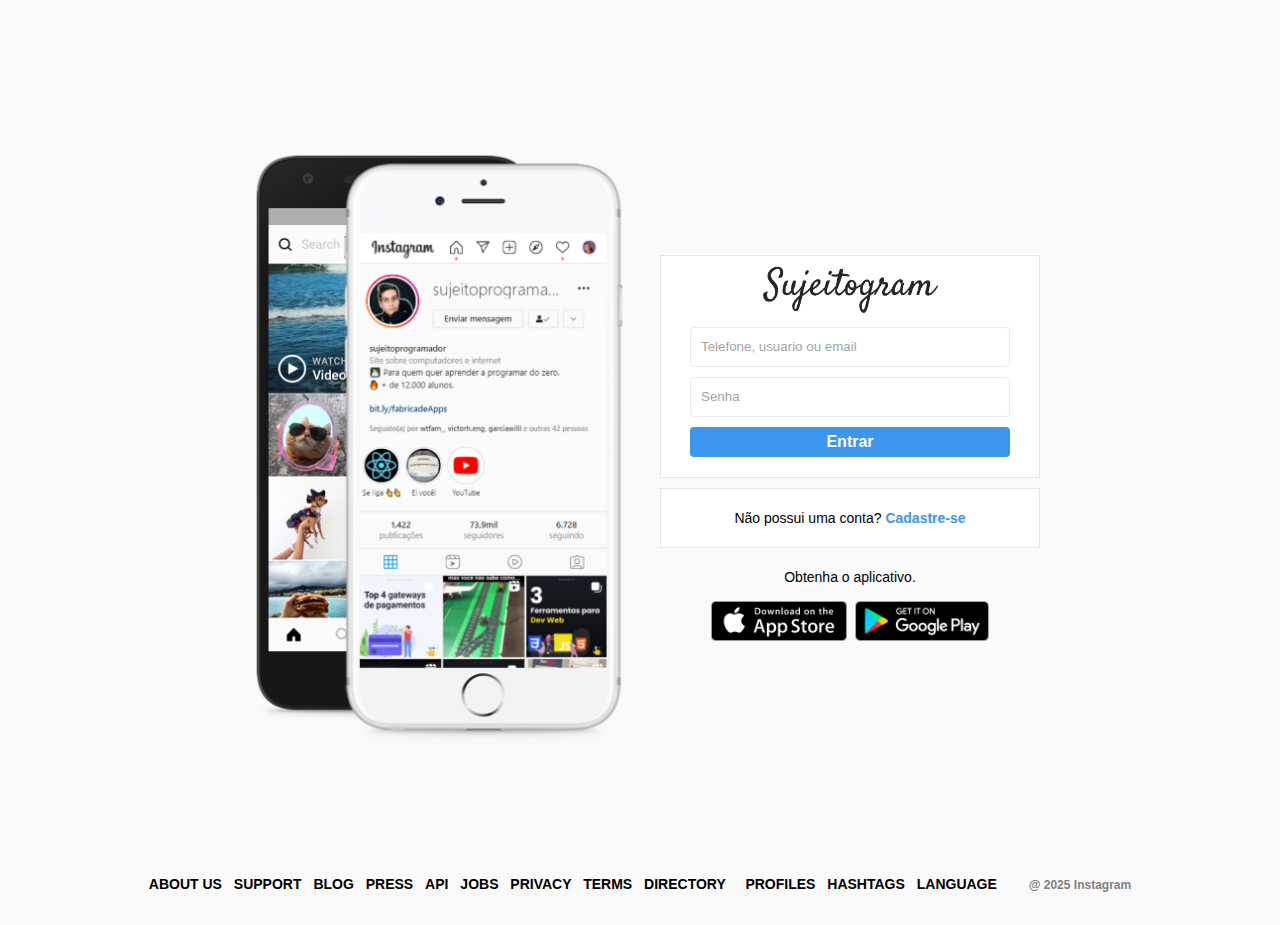
<file: index.html>
<!DOCTYPE html>
<html lang="pt-br">

<head>
    <meta charset="UTF-8">
    <meta name="viewport" content="width=device-width, initial-scale=1.0">
    <link rel="stylesheet" href="/style/style.css">

    <title>Theus_Gram</title>

    <link rel="shortcut icon" href="https://static.cdninstagram.com/rsrc.php/v4/yI/r/VsNE-OHk_8a.png"
        type="image/x-icon">
</head>

<body>

    <div id="wrapper">


        <div id="container">
            <div class="column left">


            </div>


            <div class="column right">

                <div class="login">

                    <div class="img-insta">
                        <img src="/assets/logo.png" alt="Sujeitogram">
                    </div>

                    <form class="inputs" action="">

                        <input type="text" placeholder="Telefone, usuario ou email" name="user-name" required
                            class="logins_input">

                        <input type="password" placeholder="Senha" name="password" required class="logins_input">

                        <a href="feed.html"> <input type="submit" value="Entrar" class="buton"></a>

                    </form>






                </div>

                <div class="info_box">
                    <p>Não possui uma conta? <a href="/cadastro.html">Cadastre-se</a></p>
                </div>





                <div class="get-app-panel">
                    Obtenha o aplicativo.
                    <div class="app-buttons">

                        <a href="#">

                            <img src="/assets/appstore.png" alt="AppStore">

                        </a>


                        <a href="#">

                            <img src="/assets/googleplay.png" alt="Googleplay">

                        </a>


                    </div>
                </div>

            </div>

        </div>
        <footer>
            <div class="footer-inner">

                <a href="#">
                    ABOUT US
                </a>

                <a href="#">
                    SUPPORT
                </a>

                <a href="#">
                    BLOG
                </a>
                <a href="#">
                    PRESS
                </a>
                <a href="#">
                    API
                </a>
                <a href="#">
                    JOBS
                </a>
                <a href="#">
                    PRIVACY
                </a>
                <a href="#">
                    TERMS
                </a>
                <a href="#">
                    DIRECTORY
                </a>
                <a href="#">

                </a>
                <a href="#">
                    PROFILES
                </a>
                <a href="#">
                    HASHTAGS
                </a>
                <a href="#">
                    LANGUAGE
                </a>


                <div class="text-small">@ 2025 Instagram</div>

            </div>
        </footer>


    </div>
</body>

</html>
</file>
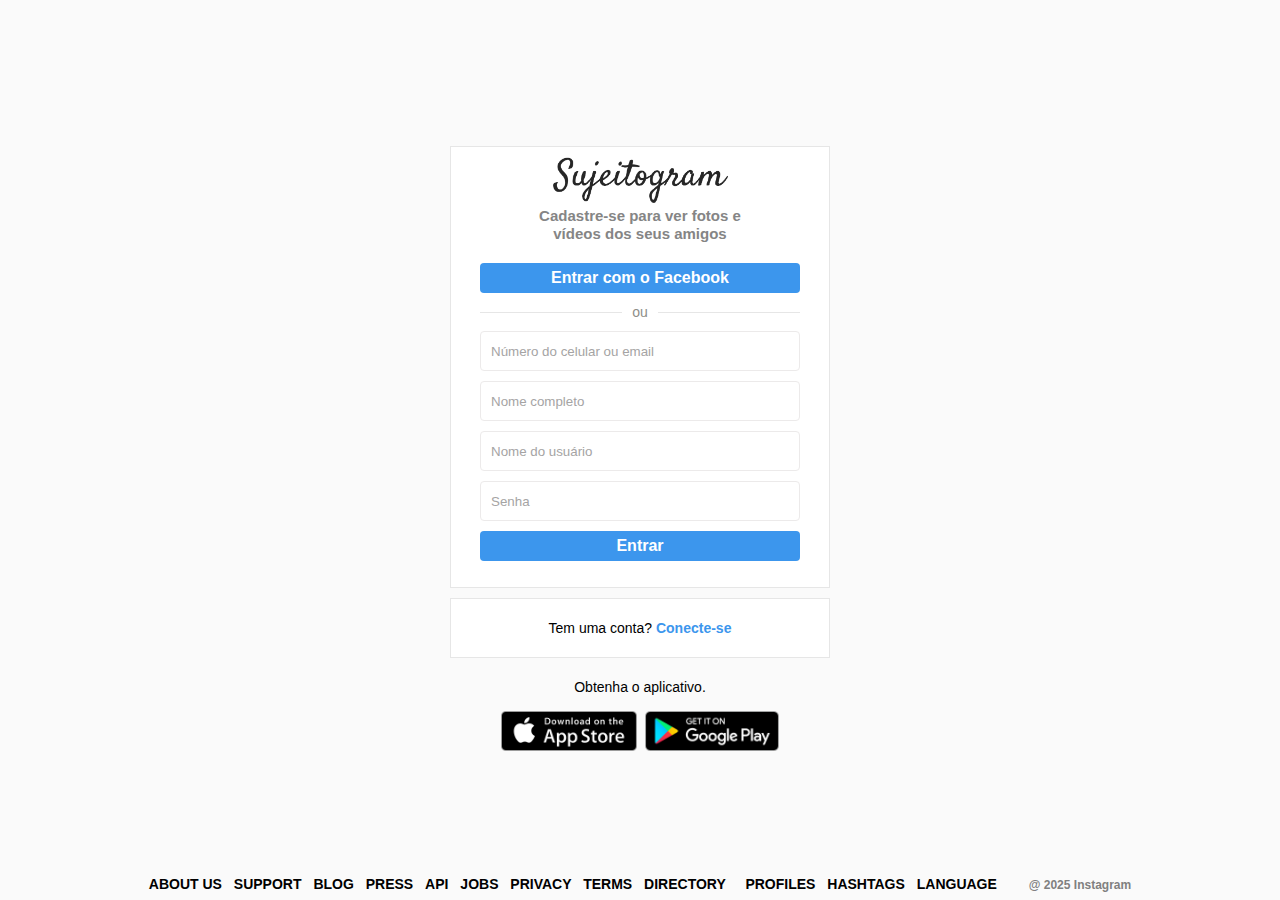
<file: cadastro.html>
<!DOCTYPE html>
<html lang="pt-br">

<head>
    <meta charset="UTF-8">
    <meta name="viewport" content="width=device-width, initial-scale=1.0">
    <link rel="stylesheet" href="/style/style.css">

    <title>Cadastre-se agora no Theus_Gram</title>

    <link rel="shortcut icon" href="https://static.cdninstagram.com/rsrc.php/v4/yI/r/VsNE-OHk_8a.png"
        type="image/x-icon">
</head>

<body>

    <div id="wrapper">



        <div id="container_cadastrar">
            <div class="column_cadastrar">

                <div class=" login cadastrar_login">

                    <div class="img-insta">
                        <img src="/assets/logo.png" alt="Sujeitogram">
                    </div>

                    <div class="texto_cadastrar">
                        <p>Cadastre-se para ver fotos e vídeos dos seus amigos</p>
                    </div>
                    <form class="inputs" action="">

                        <input type="submit" value="Entrar com o Facebook" class="buton">

                    </form>

                    <div class="divisao"><span>ou</span></div>


                    <form class="inputs" action="">

                        <input type="email" placeholder="Número do celular ou email" name="user-name" required
                            class="logins_input">

                        <input type="text" placeholder="Nome completo" name="password" required class="logins_input">

                        <input type="password" placeholder="Nome do usuário" name="password" required
                            class="logins_input">

                        <input type="password" placeholder="Senha" name="password" required class="logins_input">
                        <input type="submit" value="Entrar" class="buton">

                    </form>






                </div>

                <div class="info_box">
                    <p>Tem uma conta? <a href="/index.html">Conecte-se</a></p>
                </div>





                <div class="get-app-panel">
                    Obtenha o aplicativo.
                    <div class="app-buttons">

                        <a href="#">

                            <img src="/assets/appstore.png" alt="AppStore">

                        </a>


                        <a href="#">

                            <img src="/assets/googleplay.png" alt="Googleplay">

                        </a>


                    </div>
                </div>

            </div>
        </div>
    </div>
    <footer class="footer-cadastro">
        <div class="footer-inner ">

            <a href="#">
                ABOUT US
            </a>

            <a href="#">
                SUPPORT
            </a>

            <a href="#">
                BLOG
            </a>
            <a href="#">
                PRESS
            </a>
            <a href="#">
                API
            </a>
            <a href="#">
                JOBS
            </a>
            <a href="#">
                PRIVACY
            </a>
            <a href="#">
                TERMS
            </a>
            <a href="#">
                DIRECTORY
            </a>
            <a href="#">

            </a>
            <a href="#">
                PROFILES
            </a>
            <a href="#">
                HASHTAGS
            </a>
            <a href="#">
                LANGUAGE
            </a>


            <div class="text-small">@ 2025 Instagram</div>

        </div>
    </footer>


    </div>
</body>

</html>
</file>
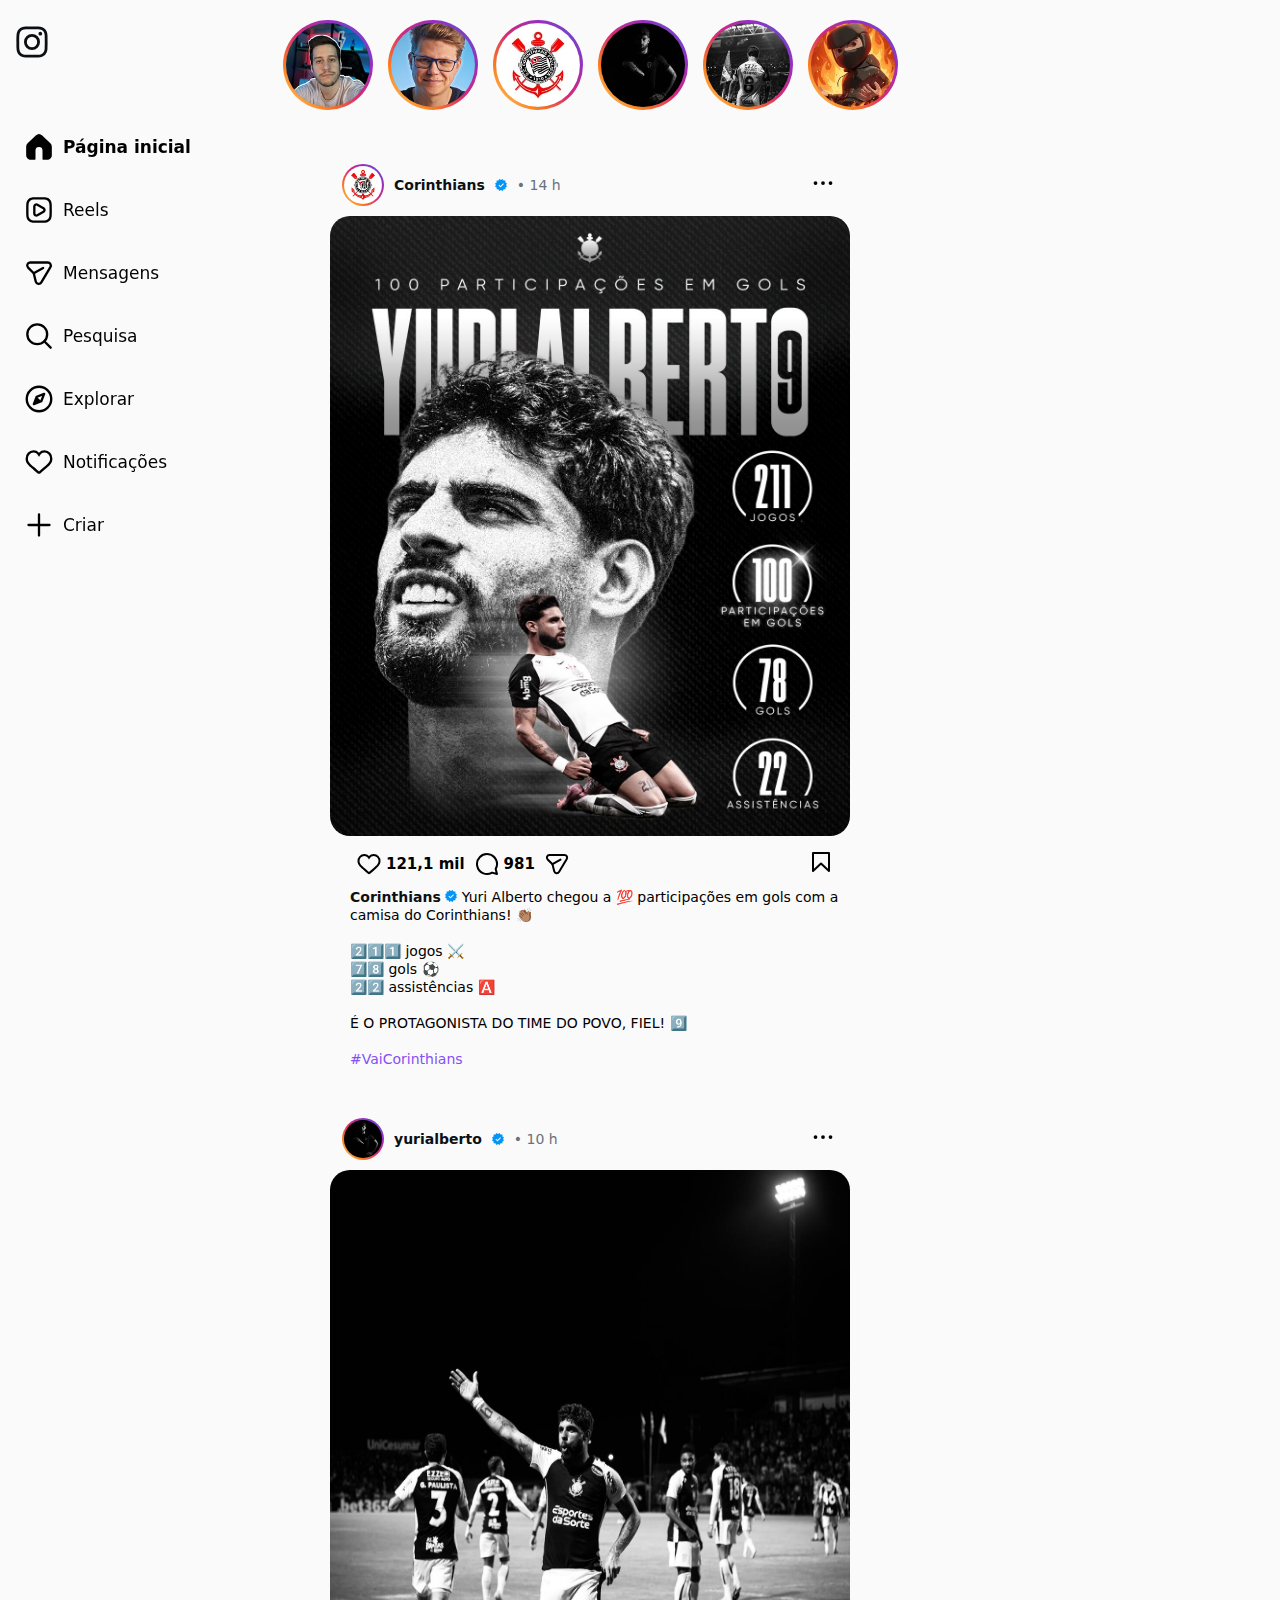
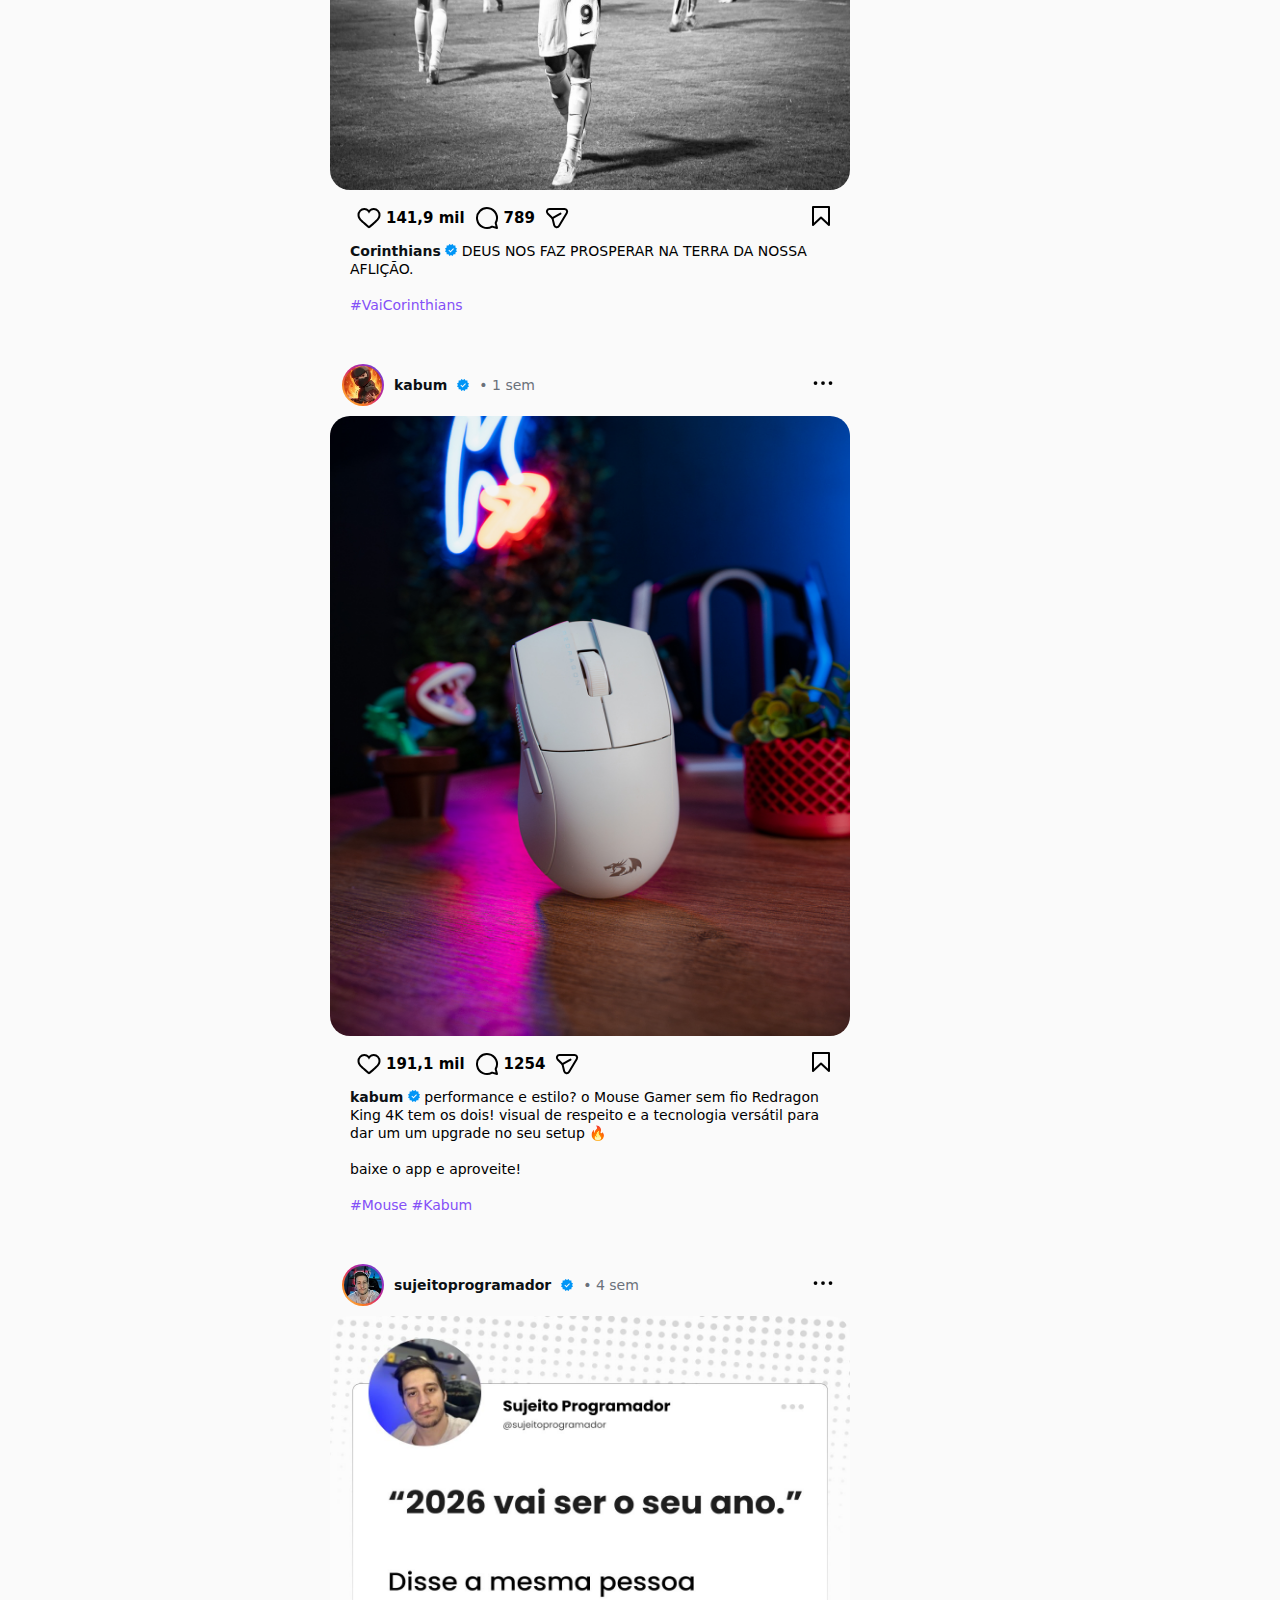
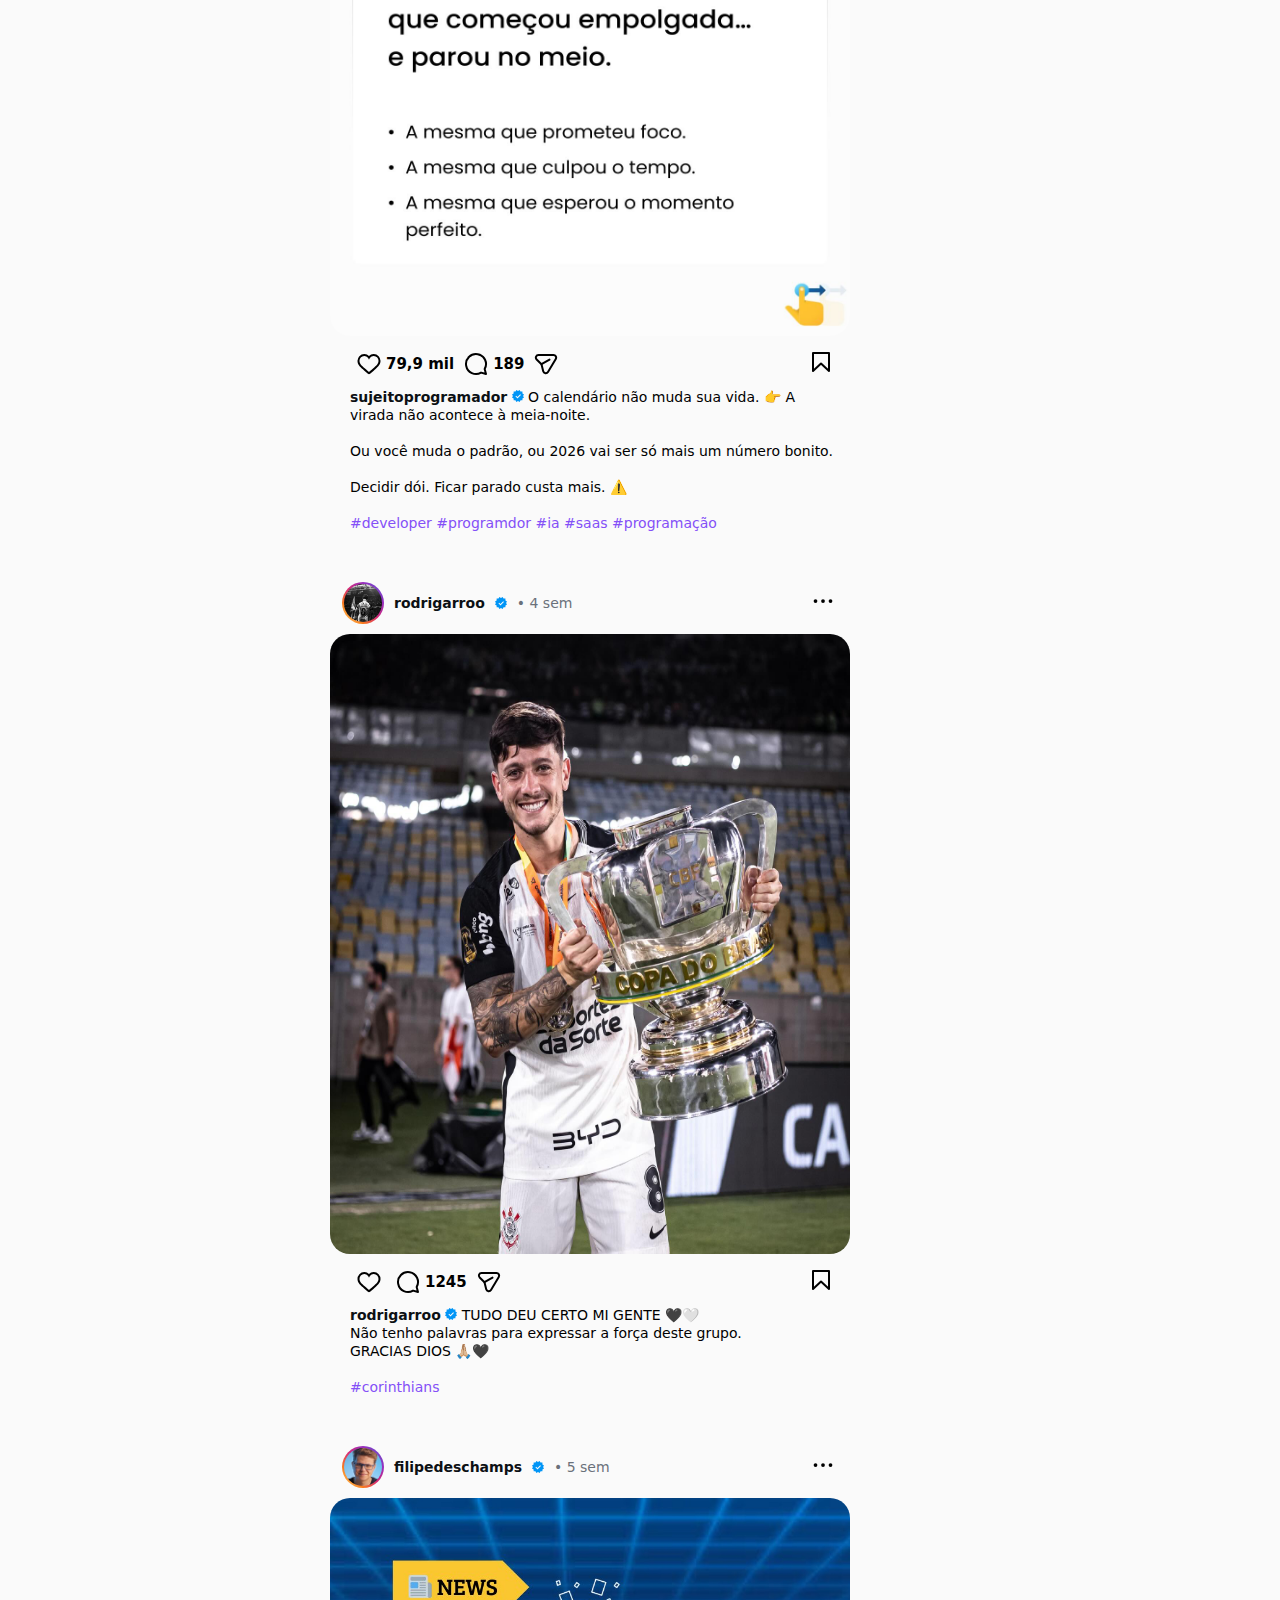
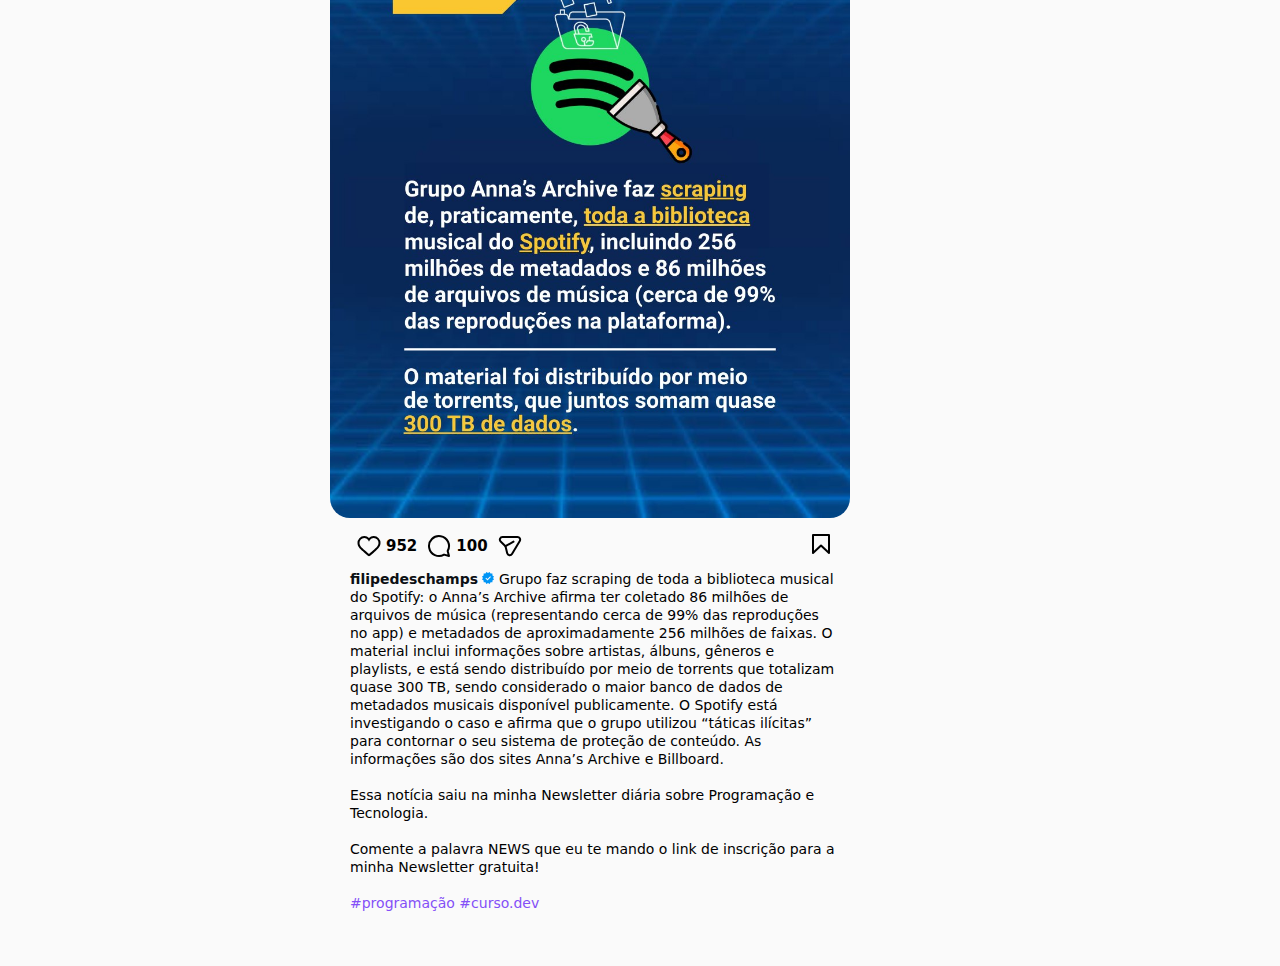
<file: feed.html>
<!DOCTYPE html>
<html lang="en">

<head>
    <meta charset="UTF-8">
    <meta name="viewport" content="width=device-width, initial-scale=1.0">
    <link rel="stylesheet" href="style/feed.css">
    <title>TheusGram</title>
</head>

<body>

    <div class="container">

        <div class="menu">

            <a href="#inicio">
                <div class="logo-insta">
                    <svg aria-label="Instagram" class="x1lliihq x1n2onr6 x5n08af" fill="currentColor" height="34"
                        role="img" viewBox="0 0 24 24" width="34">
                        <title>Instagram</title>
                        <path
                            d="M12 2.982c2.937 0 3.285.011 4.445.064a6.087 6.087 0 0 1 2.042.379 3.408 3.408 0 0 1 1.265.823 3.408 3.408 0 0 1 .823 1.265 6.087 6.087 0 0 1 .379 2.042c.053 1.16.064 1.508.064 4.445s-.011 3.285-.064 4.445a6.087 6.087 0 0 1-.379 2.042 3.643 3.643 0 0 1-2.088 2.088 6.087 6.087 0 0 1-2.042.379c-1.16.053-1.508.064-4.445.064s-3.285-.011-4.445-.064a6.087 6.087 0 0 1-2.043-.379 3.408 3.408 0 0 1-1.264-.823 3.408 3.408 0 0 1-.823-1.265 6.087 6.087 0 0 1-.379-2.042c-.053-1.16-.064-1.508-.064-4.445s.011-3.285.064-4.445a6.087 6.087 0 0 1 .379-2.042 3.408 3.408 0 0 1 .823-1.265 3.408 3.408 0 0 1 1.265-.823 6.087 6.087 0 0 1 2.042-.379c1.16-.053 1.508-.064 4.445-.064M12 1c-2.987 0-3.362.013-4.535.066a8.074 8.074 0 0 0-2.67.511 5.392 5.392 0 0 0-1.949 1.27 5.392 5.392 0 0 0-1.269 1.948 8.074 8.074 0 0 0-.51 2.67C1.012 8.638 1 9.013 1 12s.013 3.362.066 4.535a8.074 8.074 0 0 0 .511 2.67 5.392 5.392 0 0 0 1.27 1.949 5.392 5.392 0 0 0 1.948 1.269 8.074 8.074 0 0 0 2.67.51C8.638 22.988 9.013 23 12 23s3.362-.013 4.535-.066a8.074 8.074 0 0 0 2.67-.511 5.625 5.625 0 0 0 3.218-3.218 8.074 8.074 0 0 0 .51-2.67C22.988 15.362 23 14.987 23 12s-.013-3.362-.066-4.535a8.074 8.074 0 0 0-.511-2.67 5.392 5.392 0 0 0-1.27-1.949 5.392 5.392 0 0 0-1.948-1.269 8.074 8.074 0 0 0-2.67-.51C15.362 1.012 14.987 1 12 1Zm0 5.351A5.649 5.649 0 1 0 17.649 12 5.649 5.649 0 0 0 12 6.351Zm0 9.316A3.667 3.667 0 1 1 15.667 12 3.667 3.667 0 0 1 12 15.667Zm5.872-10.859a1.32 1.32 0 1 0 1.32 1.32 1.32 1.32 0 0 0-1.32-1.32Z">
                        </path>
                    </svg>
                </div>
            </a>

            <div class="middle-menu">
                <!--PG INICIAL-->
                <div class="incone-menu">
                    <svg aria-label="Página inicial" class="x1lliihq x1n2onr6 x5n08af" fill="currentColor" height="28"
                        role="img" viewBox="0 0 24 24" width="28">
                        <title>Página inicial</title>
                        <path
                            d="m21.762 8.786-7-6.68a3.994 3.994 0 0 0-5.524 0l-7 6.681A4.017 4.017 0 0 0 1 11.68V19c0 2.206 1.794 4 4 4h3.005a1 1 0 0 0 1-1v-7.003a2.997 2.997 0 0 1 5.994 0V22a1 1 0 0 0 1 1H19c2.206 0 4-1.794 4-4v-7.32a4.02 4.02 0 0 0-1.238-2.894Z">
                        </path>
                    </svg>
                    <p><b>Página inicial</b></p>
                </div>

                <!--REELS-->
                <div class="incone-menu">
                    <svg aria-label="Reels" class="x1lliihq x1n2onr6 x5n08af" fill="currentColor" height="28" role="img"
                        viewBox="0 0 24 24" width="28">
                        <title>Reels</title>
                        <path
                            d="M22.935 7.468c-.063-1.36-.307-2.142-.512-2.67a5.341 5.341 0 0 0-1.27-1.95 5.345 5.345 0 0 0-1.95-1.27c-.53-.206-1.311-.45-2.672-.513C15.333 1.012 14.976 1 12 1s-3.333.012-4.532.065c-1.36.063-2.142.307-2.67.512-.77.298-1.371.69-1.95 1.27a5.36 5.36 0 0 0-1.27 1.95c-.206.53-.45 1.311-.513 2.672C1.012 8.667 1 9.024 1 12s.012 3.333.065 4.532c.063 1.36.307 2.142.512 2.67.297.77.69 1.372 1.27 1.95.58.581 1.181.974 1.95 1.27.53.206 1.311.45 2.672.513C8.667 22.988 9.024 23 12 23s3.333-.012 4.532-.065c1.36-.063 2.142-.307 2.67-.512a5.33 5.33 0 0 0 1.95-1.27 5.356 5.356 0 0 0 1.27-1.95c.206-.53.45-1.311.513-2.672.053-1.198.065-1.555.065-4.531s-.012-3.333-.065-4.532Zm-1.998 8.972c-.05 1.07-.228 1.652-.38 2.04-.197.51-.434.874-.82 1.258a3.362 3.362 0 0 1-1.258.82c-.387.151-.97.33-2.038.379-1.162.052-1.51.063-4.441.063s-3.28-.01-4.44-.063c-1.07-.05-1.652-.228-2.04-.38a3.354 3.354 0 0 1-1.258-.82 3.362 3.362 0 0 1-.82-1.258c-.151-.387-.33-.97-.379-2.038C3.011 15.28 3 14.931 3 12s.01-3.28.063-4.44c.05-1.07.228-1.652.38-2.04.197-.51.434-.875.82-1.26a3.372 3.372 0 0 1 1.258-.819c.387-.15.97-.329 2.038-.378C8.72 3.011 9.069 3 12 3s3.28.01 4.44.063c1.07.05 1.652.228 2.04.38.51.197.874.433 1.258.82.385.382.622.747.82 1.258.151.387.33.97.379 2.038C20.989 8.72 21 9.069 21 12s-.01 3.28-.063 4.44Zm-4.584-6.828-5.25-3a2.725 2.725 0 0 0-2.745.01A2.722 2.722 0 0 0 6.988 9v6c0 .992.512 1.88 1.37 2.379.432.25.906.376 1.38.376.468 0 .937-.123 1.365-.367l5.25-3c.868-.496 1.385-1.389 1.385-2.388s-.517-1.892-1.385-2.388Zm-.993 3.04-5.25 3a.74.74 0 0 1-.748-.003.74.74 0 0 1-.374-.649V9a.74.74 0 0 1 .374-.65.737.737 0 0 1 .748-.002l5.25 3c.341.196.378.521.378.652s-.037.456-.378.651Z">
                        </path>
                    </svg>
                    <p>
                        Reels
                    </p>
                </div>
                <!--MENSAGEM-->
                <div class="incone-menu">
                    <svg aria-label="Mensagens" class="x1lliihq x1n2onr6 x5n08af" fill="currentColor" height="28"
                        role="img" viewBox="0 0 24 24" width="28">
                        <title>Mensagens</title>
                        <path
                            d="M13.973 20.046 21.77 6.928C22.8 5.195 21.55 3 19.535 3H4.466C2.138 3 .984 5.825 2.646 7.456l4.842 4.752 1.723 7.121c.548 2.266 3.571 2.721 4.762.717Z"
                            fill="none" stroke="currentColor" stroke-linejoin="round" stroke-width="2"></path>
                        <line fill="none" stroke="currentColor" stroke-linecap="round" stroke-linejoin="round"
                            stroke-width="2" x1="7.488" x2="15.515" y1="12.208" y2="7.641"></line>
                    </svg>
                    <p>Mensagens</p>
                </div>
                <!--PESQUISAR-->
                <div class="incone-menu">
                    <svg aria-label="Pesquisa" class="x1lliihq x1n2onr6 x5n08af" fill="currentColor" height="28"
                        role="img" viewBox="0 0 24 24" width="28">
                        <title>Pesquisa</title>
                        <path d="M19 10.5A8.5 8.5 0 1 1 10.5 2a8.5 8.5 0 0 1 8.5 8.5Z" fill="none" stroke="currentColor"
                            stroke-linecap="round" stroke-linejoin="round" stroke-width="2"></path>
                        <line fill="none" stroke="currentColor" stroke-linecap="round" stroke-linejoin="round"
                            stroke-width="2" x1="16.511" x2="22" y1="16.511" y2="22"></line>
                    </svg>
                    <p>Pesquisa</p>
                </div>
                <!--EXPLORAR-->
                <div class="incone-menu">
                    <svg aria-label="Explorar" class="x1lliihq x1n2onr6 x5n08af" fill="currentColor" height="28"
                        role="img" viewBox="0 0 24 24" width="28">
                        <title>Explorar</title>
                        <polygon fill="none" points="13.941 13.953 7.581 16.424 10.06 10.056 16.42 7.585 13.941 13.953"
                            stroke="currentColor" stroke-linecap="round" stroke-linejoin="round" stroke-width="2">
                        </polygon>
                        <polygon fill-rule="evenodd" points="10.06 10.056 13.949 13.945 7.581 16.424 10.06 10.056">
                        </polygon>
                        <circle cx="12.001" cy="12.005" fill="none" r="10.5" stroke="currentColor"
                            stroke-linecap="round" stroke-linejoin="round" stroke-width="2"></circle>
                    </svg>
                    <p>Explorar</p>
                </div>
                <!--NOTIFICAÇÕES-->
                <div class="incone-menu">
                    <svg aria-label="Notificações" class="x1lliihq x1n2onr6 x5n08af" fill="currentColor" height="28"
                        role="img" viewBox="0 0 24 24" width="28">
                        <title>Notificações</title>
                        <path
                            d="M16.792 3.904A4.989 4.989 0 0 1 21.5 9.122c0 3.072-2.652 4.959-5.197 7.222-2.512 2.243-3.865 3.469-4.303 3.752-.477-.309-2.143-1.823-4.303-3.752C5.141 14.072 2.5 12.167 2.5 9.122a4.989 4.989 0 0 1 4.708-5.218 4.21 4.21 0 0 1 3.675 1.941c.84 1.175.98 1.763 1.12 1.763s.278-.588 1.11-1.766a4.17 4.17 0 0 1 3.679-1.938m0-2a6.04 6.04 0 0 0-4.797 2.127 6.052 6.052 0 0 0-4.787-2.127A6.985 6.985 0 0 0 .5 9.122c0 3.61 2.55 5.827 5.015 7.97.283.246.569.494.853.747l1.027.918a44.998 44.998 0 0 0 3.518 3.018 2 2 0 0 0 2.174 0 45.263 45.263 0 0 0 3.626-3.115l.922-.824c.293-.26.59-.519.885-.774 2.334-2.025 4.98-4.32 4.98-7.94a6.985 6.985 0 0 0-6.708-7.218Z">
                        </path>
                    </svg>
                    <p>Notificações</p>

                </div>

                <!--NOVO POST-->
                <div class="incone-menu">
                    <svg aria-label="Novo post" class="x1lliihq x1n2onr6 x5n08af" fill="currentColor" height="28"
                        role="img" viewBox="0 0 24 24" width="28">
                        <title>Novo post</title>
                        <path d="M21 11h-8V3a1 1 0 1 0-2 0v8H3a1 1 0 1 0 0 2h8v8a1 1 0 1 0 2 0v-8h8a1 1 0 1 0 0-2Z">
                        </path>
                    </svg>
                    <p>Criar</p>
                </div>

                <!--FOTO-->



            </div>

            <div class="end-menu"></div>






        </div>






        <div class="story" id="inicio">

            <div class="avatar-border">
                <img src="/assets/Sujeito_programador.jpg" alt="Sujeito_programador">
            </div>

            <div class="avatar-border">
                <img src="/assets/filipe.jpg" alt="Sujeito_programador">
            </div>

            <div class="avatar-border">
                <img src="/assets/timão.jpg" alt="Sujeito_programador">
            </div>

            <div class="avatar-border">
                <img src="/assets/yuri.jpg" alt="Sujeito_programador">
            </div>

            <div class="avatar-border">
                <img src="/assets/garro.jpg" alt="Sujeito_programador">
            </div>

            <div class="avatar-border">
                <img src="/assets/Kabum.jpg" alt="Sujeito_programador">
            </div>

        </div>



        <div class="feed">
            <div class="information">
                <div class="collum">
                    <div class="post-border">
                        <img src="/assets/timão.jpg" alt="Timão">

                    </div>
                    <a href="#">Corinthians</a> <svg aria-label="Verificado" class="x1lliihq x1n2onr6"
                        fill="rgb(0, 149, 246)" height="12" role="img" viewBox="0 0 40 40" width="12">
                        <title>Verificado</title>
                        <path
                            d="M19.998 3.094 14.638 0l-2.972 5.15H5.432v6.354L0 14.64 3.094 20 0 25.359l5.432 3.137v5.905h5.975L14.638 40l5.36-3.094L25.358 40l3.232-5.6h6.162v-6.01L40 25.359 36.905 20 40 14.641l-5.248-3.03v-6.46h-6.419L25.358 0l-5.36 3.094Zm7.415 11.225 2.254 2.287-11.43 11.5-6.835-6.93 2.244-2.258 4.587 4.581 9.18-9.18Z"
                            fill-rule="evenodd"></path>
                    </svg>

                    <p>•
                        14 h</p>
                </div>
                <div>
                    <svg aria-label="Mais opções" class="pontos" fill="currentColor" height="30" role="img"
                        viewBox="0 0 24 24" width="30">
                        <title>Mais opções</title>
                        <circle cx="12" cy="12" r="1.5"></circle>
                        <circle cx="6" cy="12" r="1.5"></circle>
                        <circle cx="18" cy="12" r="1.5"></circle>
                    </svg>
                </div>
            </div>

            <div class="post">
                <img src="/assets/post-timão.jpg" alt="">
            </div>


            <div class="reaction">

                <div class="collum1">
                    <svg aria-label="Curtir" class="Curtir incones" fill="currentColor" height="24" role="img"
                        viewBox="0 0 24 24" width="24">
                        <title>Curtir</title>
                        <path
                            d="M16.792 3.904A4.989 4.989 0 0 1 21.5 9.122c0 3.072-2.652 4.959-5.197 7.222-2.512 2.243-3.865 3.469-4.303 3.752-.477-.309-2.143-1.823-4.303-3.752C5.141 14.072 2.5 12.167 2.5 9.122a4.989 4.989 0 0 1 4.708-5.218 4.21 4.21 0 0 1 3.675 1.941c.84 1.175.98 1.763 1.12 1.763s.278-.588 1.11-1.766a4.17 4.17 0 0 1 3.679-1.938m0-2a6.04 6.04 0 0 0-4.797 2.127 6.052 6.052 0 0 0-4.787-2.127A6.985 6.985 0 0 0 .5 9.122c0 3.61 2.55 5.827 5.015 7.97.283.246.569.494.853.747l1.027.918a44.998 44.998 0 0 0 3.518 3.018 2 2 0 0 0 2.174 0 45.263 45.263 0 0 0 3.626-3.115l.922-.824c.293-.26.59-.519.885-.774 2.334-2.025 4.98-4.32 4.98-7.94a6.985 6.985 0 0 0-6.708-7.218Z">
                        </path>
                    </svg>
                    <p>121,1 mil</p>

                    <svg aria-label="Comentar" class="Comentar incones" fill="currentColor" height="24" role="img"
                        viewBox="0 0 24 24" width="24">
                        <title>Comentar</title>
                        <path d="M20.656 17.008a9.993 9.993 0 1 0-3.59 3.615L22 22Z" fill="none" stroke="currentColor"
                            stroke-linejoin="round" stroke-width="2"></path>
                    </svg>
                    <p>981</p>

                    <svg aria-label="Compartilhar" class="Compartilhar incones" fill="currentColor" height="24"
                        role="img" viewBox="0 0 24 24" width="24">
                        <title>Compartilhar</title>
                        <path
                            d="M13.973 20.046 21.77 6.928C22.8 5.195 21.55 3 19.535 3H4.466C2.138 3 .984 5.825 2.646 7.456l4.842 4.752 1.723 7.121c.548 2.266 3.571 2.721 4.762.717Z"
                            fill="none" stroke="currentColor" stroke-linejoin="round" stroke-width="2"></path>
                        <line fill="none" stroke="currentColor" stroke-linecap="round" stroke-linejoin="round"
                            stroke-width="2" x1="7.488" x2="15.515" y1="12.208" y2="7.641"></line>
                    </svg>



                </div>

                <div class="collum2">
                    <svg aria-label="Salvar" class="Salvar incones" fill="currentColor" height="24" role="img"
                        viewBox="0 0 24 24" width="24">
                        <title>Salvar</title>
                        <polygon fill="none" points="20 21 12 13.44 4 21 4 3 20 3 20 21" stroke="currentColor"
                            stroke-linecap="round" stroke-linejoin="round" stroke-width="2"></polygon>
                    </svg>
                </div>


            </div>



            <div class="about">
                <p>
                    <span>
                        <a href="#">Corinthians</a> <svg aria-label="Verificado" class="x1lliihq x1n2onr6"
                            fill="rgb(0, 149, 246)" height="12" role="img" viewBox="0 0 40 40" width="12">
                            <title>Verificado</title>
                            <path
                                d="M19.998 3.094 14.638 0l-2.972 5.15H5.432v6.354L0 14.64 3.094 20 0 25.359l5.432 3.137v5.905h5.975L14.638 40l5.36-3.094L25.358 40l3.232-5.6h6.162v-6.01L40 25.359 36.905 20 40 14.641l-5.248-3.03v-6.46h-6.419L25.358 0l-5.36 3.094Zm7.415 11.225 2.254 2.287-11.43 11.5-6.835-6.93 2.244-2.258 4.587 4.581 9.18-9.18Z"
                                fill-rule="evenodd"></path>
                        </svg></span>

                    Yuri Alberto chegou a 💯 participações em gols com a camisa do Corinthians! 👏🏽
                    <br><br>
                    2️⃣1️⃣1️⃣ jogos ⚔️
                    <br>
                    7️⃣8️⃣ gols ⚽
                    <br>
                    2️⃣2️⃣ assistências 🅰️
                    <br><br>
                    É O PROTAGONISTA DO TIME DO POVO, FIEL! 9️⃣
                    <br><br>
                    <span class="hashtag">#VaiCorinthians</span>
                </p>

            </div>
        </div>

        <!-- POSTAGEM 2-->

        <div class="feed">
            <div class="information">
                <div class="collum">
                    <div class="post-border">
                        <img src="/assets/yuri.jpg" alt="Timão">

                    </div>
                    <a href="#">yurialberto</a> <svg aria-label="Verificado" class="x1lliihq x1n2onr6"
                        fill="rgb(0, 149, 246)" height="12" role="img" viewBox="0 0 40 40" width="12">
                        <title>Verificado</title>
                        <path
                            d="M19.998 3.094 14.638 0l-2.972 5.15H5.432v6.354L0 14.64 3.094 20 0 25.359l5.432 3.137v5.905h5.975L14.638 40l5.36-3.094L25.358 40l3.232-5.6h6.162v-6.01L40 25.359 36.905 20 40 14.641l-5.248-3.03v-6.46h-6.419L25.358 0l-5.36 3.094Zm7.415 11.225 2.254 2.287-11.43 11.5-6.835-6.93 2.244-2.258 4.587 4.581 9.18-9.18Z"
                            fill-rule="evenodd"></path>
                    </svg>

                    <p>•
                        10 h</p>
                </div>
                <div>
                    <svg aria-label="Mais opções" class="pontos" fill="currentColor" height="30" role="img"
                        viewBox="0 0 24 24" width="30">
                        <title>Mais opções</title>
                        <circle cx="12" cy="12" r="1.5"></circle>
                        <circle cx="6" cy="12" r="1.5"></circle>
                        <circle cx="18" cy="12" r="1.5"></circle>
                    </svg>
                </div>
            </div>

            <div class="post">
                <img src="/assets/yuri-post.jpg" alt="">
            </div>


            <div class="reaction">

                <div class="collum1">
                    <svg aria-label="Curtir" class="Curtir incones" fill="currentColor" height="24" role="img"
                        viewBox="0 0 24 24" width="24">
                        <title>Curtir</title>
                        <path
                            d="M16.792 3.904A4.989 4.989 0 0 1 21.5 9.122c0 3.072-2.652 4.959-5.197 7.222-2.512 2.243-3.865 3.469-4.303 3.752-.477-.309-2.143-1.823-4.303-3.752C5.141 14.072 2.5 12.167 2.5 9.122a4.989 4.989 0 0 1 4.708-5.218 4.21 4.21 0 0 1 3.675 1.941c.84 1.175.98 1.763 1.12 1.763s.278-.588 1.11-1.766a4.17 4.17 0 0 1 3.679-1.938m0-2a6.04 6.04 0 0 0-4.797 2.127 6.052 6.052 0 0 0-4.787-2.127A6.985 6.985 0 0 0 .5 9.122c0 3.61 2.55 5.827 5.015 7.97.283.246.569.494.853.747l1.027.918a44.998 44.998 0 0 0 3.518 3.018 2 2 0 0 0 2.174 0 45.263 45.263 0 0 0 3.626-3.115l.922-.824c.293-.26.59-.519.885-.774 2.334-2.025 4.98-4.32 4.98-7.94a6.985 6.985 0 0 0-6.708-7.218Z">
                        </path>
                    </svg>
                    <p>141,9 mil</p>

                    <svg aria-label="Comentar" class="Comentar incones" fill="currentColor" height="24" role="img"
                        viewBox="0 0 24 24" width="24">
                        <title>Comentar</title>
                        <path d="M20.656 17.008a9.993 9.993 0 1 0-3.59 3.615L22 22Z" fill="none" stroke="currentColor"
                            stroke-linejoin="round" stroke-width="2"></path>
                    </svg>
                    <p>789</p>

                    <svg aria-label="Compartilhar" class="Compartilhar incones" fill="currentColor" height="24"
                        role="img" viewBox="0 0 24 24" width="24">
                        <title>Compartilhar</title>
                        <path
                            d="M13.973 20.046 21.77 6.928C22.8 5.195 21.55 3 19.535 3H4.466C2.138 3 .984 5.825 2.646 7.456l4.842 4.752 1.723 7.121c.548 2.266 3.571 2.721 4.762.717Z"
                            fill="none" stroke="currentColor" stroke-linejoin="round" stroke-width="2"></path>
                        <line fill="none" stroke="currentColor" stroke-linecap="round" stroke-linejoin="round"
                            stroke-width="2" x1="7.488" x2="15.515" y1="12.208" y2="7.641"></line>
                    </svg>



                </div>

                <div class="collum2">
                    <svg aria-label="Salvar" class="Salvar incones" fill="currentColor" height="24" role="img"
                        viewBox="0 0 24 24" width="24">
                        <title>Salvar</title>
                        <polygon fill="none" points="20 21 12 13.44 4 21 4 3 20 3 20 21" stroke="currentColor"
                            stroke-linecap="round" stroke-linejoin="round" stroke-width="2"></polygon>
                    </svg>
                </div>


            </div>



            <div class="about">
                <p>
                    <span>
                        <a href="#">Corinthians</a> <svg aria-label="Verificado" class="x1lliihq x1n2onr6"
                            fill="rgb(0, 149, 246)" height="12" role="img" viewBox="0 0 40 40" width="12">
                            <title>Verificado</title>
                            <path
                                d="M19.998 3.094 14.638 0l-2.972 5.15H5.432v6.354L0 14.64 3.094 20 0 25.359l5.432 3.137v5.905h5.975L14.638 40l5.36-3.094L25.358 40l3.232-5.6h6.162v-6.01L40 25.359 36.905 20 40 14.641l-5.248-3.03v-6.46h-6.419L25.358 0l-5.36 3.094Zm7.415 11.225 2.254 2.287-11.43 11.5-6.835-6.93 2.244-2.258 4.587 4.581 9.18-9.18Z"
                                fill-rule="evenodd"></path>
                        </svg></span>

                    DEUS NOS FAZ PROSPERAR NA TERRA DA NOSSA AFLIÇÃO.
                    <br><br>
                    <span class="hashtag">#VaiCorinthians</span>
                </p>

            </div>
        </div>

        <!--POSTAGEM 3 -->
        <div class="feed">
            <div class="information">
                <div class="collum">
                    <div class="post-border">
                        <img src="/assets/Kabum.jpg" alt="Timão">

                    </div>
                    <a href="#">kabum</a> <svg aria-label="Verificado" class="x1lliihq x1n2onr6" fill="rgb(0, 149, 246)"
                        height="12" role="img" viewBox="0 0 40 40" width="12">
                        <title>Verificado</title>
                        <path
                            d="M19.998 3.094 14.638 0l-2.972 5.15H5.432v6.354L0 14.64 3.094 20 0 25.359l5.432 3.137v5.905h5.975L14.638 40l5.36-3.094L25.358 40l3.232-5.6h6.162v-6.01L40 25.359 36.905 20 40 14.641l-5.248-3.03v-6.46h-6.419L25.358 0l-5.36 3.094Zm7.415 11.225 2.254 2.287-11.43 11.5-6.835-6.93 2.244-2.258 4.587 4.581 9.18-9.18Z"
                            fill-rule="evenodd"></path>
                    </svg>

                    <p>•
                        1 sem</p>
                </div>
                <div>
                    <svg aria-label="Mais opções" class="pontos" fill="currentColor" height="30" role="img"
                        viewBox="0 0 24 24" width="30">
                        <title>Mais opções</title>
                        <circle cx="12" cy="12" r="1.5"></circle>
                        <circle cx="6" cy="12" r="1.5"></circle>
                        <circle cx="18" cy="12" r="1.5"></circle>
                    </svg>
                </div>
            </div>

            <div class="post">
                <img src="/assets/post-kabum.jpg" alt="">
            </div>


            <div class="reaction">

                <div class="collum1">
                    <svg aria-label="Curtir" class="Curtir incones" fill="currentColor" height="24" role="img"
                        viewBox="0 0 24 24" width="24">
                        <title>Curtir</title>
                        <path
                            d="M16.792 3.904A4.989 4.989 0 0 1 21.5 9.122c0 3.072-2.652 4.959-5.197 7.222-2.512 2.243-3.865 3.469-4.303 3.752-.477-.309-2.143-1.823-4.303-3.752C5.141 14.072 2.5 12.167 2.5 9.122a4.989 4.989 0 0 1 4.708-5.218 4.21 4.21 0 0 1 3.675 1.941c.84 1.175.98 1.763 1.12 1.763s.278-.588 1.11-1.766a4.17 4.17 0 0 1 3.679-1.938m0-2a6.04 6.04 0 0 0-4.797 2.127 6.052 6.052 0 0 0-4.787-2.127A6.985 6.985 0 0 0 .5 9.122c0 3.61 2.55 5.827 5.015 7.97.283.246.569.494.853.747l1.027.918a44.998 44.998 0 0 0 3.518 3.018 2 2 0 0 0 2.174 0 45.263 45.263 0 0 0 3.626-3.115l.922-.824c.293-.26.59-.519.885-.774 2.334-2.025 4.98-4.32 4.98-7.94a6.985 6.985 0 0 0-6.708-7.218Z">
                        </path>
                    </svg>
                    <p>191,1 mil</p>

                    <svg aria-label="Comentar" class="Comentar incones" fill="currentColor" height="24" role="img"
                        viewBox="0 0 24 24" width="24">
                        <title>Comentar</title>
                        <path d="M20.656 17.008a9.993 9.993 0 1 0-3.59 3.615L22 22Z" fill="none" stroke="currentColor"
                            stroke-linejoin="round" stroke-width="2"></path>
                    </svg>
                    <p>1254</p>

                    <svg aria-label="Compartilhar" class="Compartilhar incones" fill="currentColor" height="24"
                        role="img" viewBox="0 0 24 24" width="24">
                        <title>Compartilhar</title>
                        <path
                            d="M13.973 20.046 21.77 6.928C22.8 5.195 21.55 3 19.535 3H4.466C2.138 3 .984 5.825 2.646 7.456l4.842 4.752 1.723 7.121c.548 2.266 3.571 2.721 4.762.717Z"
                            fill="none" stroke="currentColor" stroke-linejoin="round" stroke-width="2"></path>
                        <line fill="none" stroke="currentColor" stroke-linecap="round" stroke-linejoin="round"
                            stroke-width="2" x1="7.488" x2="15.515" y1="12.208" y2="7.641"></line>
                    </svg>



                </div>

                <div class="collum2">
                    <svg aria-label="Salvar" class="Salvar incones" fill="currentColor" height="24" role="img"
                        viewBox="0 0 24 24" width="24">
                        <title>Salvar</title>
                        <polygon fill="none" points="20 21 12 13.44 4 21 4 3 20 3 20 21" stroke="currentColor"
                            stroke-linecap="round" stroke-linejoin="round" stroke-width="2"></polygon>
                    </svg>
                </div>


            </div>



            <div class="about">
                <p>
                    <span>
                        <a href="#">kabum</a> <svg aria-label="Verificado" class="x1lliihq x1n2onr6"
                            fill="rgb(0, 149, 246)" height="12" role="img" viewBox="0 0 40 40" width="12">
                            <title>Verificado</title>
                            <path
                                d="M19.998 3.094 14.638 0l-2.972 5.15H5.432v6.354L0 14.64 3.094 20 0 25.359l5.432 3.137v5.905h5.975L14.638 40l5.36-3.094L25.358 40l3.232-5.6h6.162v-6.01L40 25.359 36.905 20 40 14.641l-5.248-3.03v-6.46h-6.419L25.358 0l-5.36 3.094Zm7.415 11.225 2.254 2.287-11.43 11.5-6.835-6.93 2.244-2.258 4.587 4.581 9.18-9.18Z"
                                fill-rule="evenodd"></path>
                        </svg></span>

                    performance e estilo? o Mouse Gamer sem fio Redragon King 4K tem os dois! visual de respeito e a
                    tecnologia versátil
                    para dar um um upgrade no seu setup 🔥⁣
                    ⁣<br><br>
                    baixe o app e aproveite!
                    <br><br>
                    <span class="hashtag">#Mouse #Kabum</span>
                </p>

            </div>
        </div>


        <!--POSTAGEM 4 -->

        <div class="feed">
            <div class="information">
                <div class="collum">
                    <div class="post-border">
                        <img src="/assets/Sujeito_programador.jpg" alt="Timão">

                    </div>
                    <a href="#">sujeitoprogramador</a> <svg aria-label="Verificado" class="x1lliihq x1n2onr6"
                        fill="rgb(0, 149, 246)" height="12" role="img" viewBox="0 0 40 40" width="12">
                        <title>Verificado</title>
                        <path
                            d="M19.998 3.094 14.638 0l-2.972 5.15H5.432v6.354L0 14.64 3.094 20 0 25.359l5.432 3.137v5.905h5.975L14.638 40l5.36-3.094L25.358 40l3.232-5.6h6.162v-6.01L40 25.359 36.905 20 40 14.641l-5.248-3.03v-6.46h-6.419L25.358 0l-5.36 3.094Zm7.415 11.225 2.254 2.287-11.43 11.5-6.835-6.93 2.244-2.258 4.587 4.581 9.18-9.18Z"
                            fill-rule="evenodd"></path>
                    </svg>


                    <p>•
                        4 sem</p>
                </div>
                <div>

                    <svg aria-label="Mais opções" class="pontos" fill="currentColor" height="30" role="img"
                        viewBox="0 0 24 24" width="30">
                        <title>Mais opções</title>
                        <circle cx="12" cy="12" r="1.5"></circle>
                        <circle cx="6" cy="12" r="1.5"></circle>
                        <circle cx="18" cy="12" r="1.5"></circle>
                    </svg>
                </div>
            </div>

            <div class="post">
                <img src="/assets/post-sujeitopro.jpg" alt="">
            </div>


            <div class="reaction">

                <div class="collum1">
                    <svg aria-label="Curtir" class="Curtir incones" fill="currentColor" height="24" role="img"
                        viewBox="0 0 24 24" width="24">
                        <title>Curtir</title>
                        <path
                            d="M16.792 3.904A4.989 4.989 0 0 1 21.5 9.122c0 3.072-2.652 4.959-5.197 7.222-2.512 2.243-3.865 3.469-4.303 3.752-.477-.309-2.143-1.823-4.303-3.752C5.141 14.072 2.5 12.167 2.5 9.122a4.989 4.989 0 0 1 4.708-5.218 4.21 4.21 0 0 1 3.675 1.941c.84 1.175.98 1.763 1.12 1.763s.278-.588 1.11-1.766a4.17 4.17 0 0 1 3.679-1.938m0-2a6.04 6.04 0 0 0-4.797 2.127 6.052 6.052 0 0 0-4.787-2.127A6.985 6.985 0 0 0 .5 9.122c0 3.61 2.55 5.827 5.015 7.97.283.246.569.494.853.747l1.027.918a44.998 44.998 0 0 0 3.518 3.018 2 2 0 0 0 2.174 0 45.263 45.263 0 0 0 3.626-3.115l.922-.824c.293-.26.59-.519.885-.774 2.334-2.025 4.98-4.32 4.98-7.94a6.985 6.985 0 0 0-6.708-7.218Z">
                        </path>
                    </svg>
                    <p>79,9 mil</p>

                    <svg aria-label="Comentar" class="Comentar incones" fill="currentColor" height="24" role="img"
                        viewBox="0 0 24 24" width="24">
                        <title>Comentar</title>
                        <path d="M20.656 17.008a9.993 9.993 0 1 0-3.59 3.615L22 22Z" fill="none" stroke="currentColor"
                            stroke-linejoin="round" stroke-width="2"></path>
                    </svg>
                    <p>189</p>

                    <svg aria-label="Compartilhar" class="Compartilhar incones" fill="currentColor" height="24"
                        role="img" viewBox="0 0 24 24" width="24">
                        <title>Compartilhar</title>
                        <path
                            d="M13.973 20.046 21.77 6.928C22.8 5.195 21.55 3 19.535 3H4.466C2.138 3 .984 5.825 2.646 7.456l4.842 4.752 1.723 7.121c.548 2.266 3.571 2.721 4.762.717Z"
                            fill="none" stroke="currentColor" stroke-linejoin="round" stroke-width="2"></path>
                        <line fill="none" stroke="currentColor" stroke-linecap="round" stroke-linejoin="round"
                            stroke-width="2" x1="7.488" x2="15.515" y1="12.208" y2="7.641"></line>
                    </svg>



                </div>

                <div class="collum2">
                    <svg aria-label="Salvar" class="Salvar incones" fill="currentColor" height="24" role="img"
                        viewBox="0 0 24 24" width="24">
                        <title>Salvar</title>
                        <polygon fill="none" points="20 21 12 13.44 4 21 4 3 20 3 20 21" stroke="currentColor"
                            stroke-linecap="round" stroke-linejoin="round" stroke-width="2"></polygon>
                    </svg>
                </div>


            </div>



            <div class="about">
                <p>
                    <span>
                        <a href="#">sujeitoprogramador</a> <svg aria-label="Verificado" class="x1lliihq x1n2onr6"
                            fill="rgb(0, 149, 246)" height="12" role="img" viewBox="0 0 40 40" width="12">
                            <title>Verificado</title>
                            <path
                                d="M19.998 3.094 14.638 0l-2.972 5.15H5.432v6.354L0 14.64 3.094 20 0 25.359l5.432 3.137v5.905h5.975L14.638 40l5.36-3.094L25.358 40l3.232-5.6h6.162v-6.01L40 25.359 36.905 20 40 14.641l-5.248-3.03v-6.46h-6.419L25.358 0l-5.36 3.094Zm7.415 11.225 2.254 2.287-11.43 11.5-6.835-6.93 2.244-2.258 4.587 4.581 9.18-9.18Z"
                                fill-rule="evenodd"></path>
                        </svg></span>

                    O calendário não muda sua vida.
                    👉 A virada não acontece à meia-noite.
                    <br><br>
                    Ou você muda o padrão,
                    ou 2026 vai ser só mais um número bonito.
                    <br><br>
                    Decidir dói.
                    Ficar parado custa mais. ⚠️

                    <br><br>
                    <span class="hashtag">#developer #programdor #ia #saas #programação</span>
                </p>

            </div>
        </div>


        <!--POSTAGEM 5-->
        <div class="feed">
            <div class="information">
                <div class="collum">
                    <div class="post-border">
                        <img src="/assets/garro.jpg" alt="Timão">

                    </div>
                    <a href="#">rodrigarroo
                    </a> <svg aria-label="Verificado" class="x1lliihq x1n2onr6" fill="rgb(0, 149, 246)" height="12"
                        role="img" viewBox="0 0 40 40" width="12">
                        <title>Verificado</title>
                        <path
                            d="M19.998 3.094 14.638 0l-2.972 5.15H5.432v6.354L0 14.64 3.094 20 0 25.359l5.432 3.137v5.905h5.975L14.638 40l5.36-3.094L25.358 40l3.232-5.6h6.162v-6.01L40 25.359 36.905 20 40 14.641l-5.248-3.03v-6.46h-6.419L25.358 0l-5.36 3.094Zm7.415 11.225 2.254 2.287-11.43 11.5-6.835-6.93 2.244-2.258 4.587 4.581 9.18-9.18Z"
                            fill-rule="evenodd"></path>
                    </svg>

                    <p>•
                        4 sem</p>
                </div>

                <div>
                    <svg aria-label="Mais opções" class="pontos" fill="currentColor" height="30" role="img"
                        viewBox="0 0 24 24" width="30">
                        <title>Mais opções</title>
                        <circle cx="12" cy="12" r="1.5"></circle>
                        <circle cx="6" cy="12" r="1.5"></circle>
                        <circle cx="18" cy="12" r="1.5"></circle>
                    </svg>
                </div>
            </div>

            <div class="post">
                <img src="/assets/post-garro.jpg" alt="">
            </div>


            <div class="reaction">

                <div class="collum1">
                    <svg aria-label="Curtir" class="Curtir incones" fill="currentColor" height="24" role="img"
                        viewBox="0 0 24 24" width="24">
                        <title>Curtir</title>
                        <path
                            d="M16.792 3.904A4.989 4.989 0 0 1 21.5 9.122c0 3.072-2.652 4.959-5.197 7.222-2.512 2.243-3.865 3.469-4.303 3.752-.477-.309-2.143-1.823-4.303-3.752C5.141 14.072 2.5 12.167 2.5 9.122a4.989 4.989 0 0 1 4.708-5.218 4.21 4.21 0 0 1 3.675 1.941c.84 1.175.98 1.763 1.12 1.763s.278-.588 1.11-1.766a4.17 4.17 0 0 1 3.679-1.938m0-2a6.04 6.04 0 0 0-4.797 2.127 6.052 6.052 0 0 0-4.787-2.127A6.985 6.985 0 0 0 .5 9.122c0 3.61 2.55 5.827 5.015 7.97.283.246.569.494.853.747l1.027.918a44.998 44.998 0 0 0 3.518 3.018 2 2 0 0 0 2.174 0 45.263 45.263 0 0 0 3.626-3.115l.922-.824c.293-.26.59-.519.885-.774 2.334-2.025 4.98-4.32 4.98-7.94a6.985 6.985 0 0 0-6.708-7.218Z">
                        </path>
                    </svg>
                    <p></p>

                    <svg aria-label="Comentar" class="Comentar incones" fill="currentColor" height="24" role="img"
                        viewBox="0 0 24 24" width="24">
                        <title>Comentar</title>
                        <path d="M20.656 17.008a9.993 9.993 0 1 0-3.59 3.615L22 22Z" fill="none" stroke="currentColor"
                            stroke-linejoin="round" stroke-width="2"></path>
                    </svg>
                    <p>1245</p>

                    <svg aria-label="Compartilhar" class="Compartilhar incones" fill="currentColor" height="24"
                        role="img" viewBox="0 0 24 24" width="24">
                        <title>Compartilhar</title>
                        <path
                            d="M13.973 20.046 21.77 6.928C22.8 5.195 21.55 3 19.535 3H4.466C2.138 3 .984 5.825 2.646 7.456l4.842 4.752 1.723 7.121c.548 2.266 3.571 2.721 4.762.717Z"
                            fill="none" stroke="currentColor" stroke-linejoin="round" stroke-width="2"></path>
                        <line fill="none" stroke="currentColor" stroke-linecap="round" stroke-linejoin="round"
                            stroke-width="2" x1="7.488" x2="15.515" y1="12.208" y2="7.641"></line>
                    </svg>



                </div>

                <div class="collum2">
                    <svg aria-label="Salvar" class="Salvar incones" fill="currentColor" height="24" role="img"
                        viewBox="0 0 24 24" width="24">
                        <title>Salvar</title>
                        <polygon fill="none" points="20 21 12 13.44 4 21 4 3 20 3 20 21" stroke="currentColor"
                            stroke-linecap="round" stroke-linejoin="round" stroke-width="2"></polygon>
                    </svg>
                </div>


            </div>



            <div class="about">
                <p>
                    <span>
                        <a href="#">rodrigarroo</a> <svg aria-label="Verificado" class="x1lliihq x1n2onr6"
                            fill="rgb(0, 149, 246)" height="12" role="img" viewBox="0 0 40 40" width="12">
                            <title>Verificado</title>
                            <path
                                d="M19.998 3.094 14.638 0l-2.972 5.15H5.432v6.354L0 14.64 3.094 20 0 25.359l5.432 3.137v5.905h5.975L14.638 40l5.36-3.094L25.358 40l3.232-5.6h6.162v-6.01L40 25.359 36.905 20 40 14.641l-5.248-3.03v-6.46h-6.419L25.358 0l-5.36 3.094Zm7.415 11.225 2.254 2.287-11.43 11.5-6.835-6.93 2.244-2.258 4.587 4.581 9.18-9.18Z"
                                fill-rule="evenodd"></path>
                        </svg></span>

                    TUDO DEU CERTO MI GENTE 🖤🤍
                    <br>
                    Não tenho palavras para expressar a força deste grupo.
                    <br>
                    GRACIAS DIOS 🙏🏼🖤

                    <br><br>
                    <span class="hashtag">#corinthians </span>
                </p>

            </div>
        </div>


        <!--POSTAGEM 6-->
        <div class="feed">
            <div class="information">
                <div class="collum">
                    <div class="post-border">
                        <img src="/assets/filipe.jpg" alt="Timão">

                    </div>
                    <a href="#">filipedeschamps</a> <svg aria-label="Verificado" class="x1lliihq x1n2onr6"
                        fill="rgb(0, 149, 246)" height="12" role="img" viewBox="0 0 40 40" width="12">
                        <title>Verificado</title>
                        <path
                            d="M19.998 3.094 14.638 0l-2.972 5.15H5.432v6.354L0 14.64 3.094 20 0 25.359l5.432 3.137v5.905h5.975L14.638 40l5.36-3.094L25.358 40l3.232-5.6h6.162v-6.01L40 25.359 36.905 20 40 14.641l-5.248-3.03v-6.46h-6.419L25.358 0l-5.36 3.094Zm7.415 11.225 2.254 2.287-11.43 11.5-6.835-6.93 2.244-2.258 4.587 4.581 9.18-9.18Z"
                            fill-rule="evenodd"></path>
                    </svg>

                    <p>•
                        5 sem</p>
                </div>
                <div>
                    <svg aria-label="Mais opções" class="pontos" fill="currentColor" height="30" role="img"
                        viewBox="0 0 24 24" width="30">
                        <title>Mais opções</title>
                        <circle cx="12" cy="12" r="1.5"></circle>
                        <circle cx="6" cy="12" r="1.5"></circle>
                        <circle cx="18" cy="12" r="1.5"></circle>
                    </svg>
                </div>
            </div>

            <div class="post">
                <img src="/assets/post-filipe.jpg" alt="">
            </div>


            <div class="reaction">

                <div class="collum1">
                    <svg aria-label="Curtir" class="Curtir incones" fill="currentColor" height="24" role="img"
                        viewBox="0 0 24 24" width="24">
                        <title>Curtir</title>
                        <path
                            d="M16.792 3.904A4.989 4.989 0 0 1 21.5 9.122c0 3.072-2.652 4.959-5.197 7.222-2.512 2.243-3.865 3.469-4.303 3.752-.477-.309-2.143-1.823-4.303-3.752C5.141 14.072 2.5 12.167 2.5 9.122a4.989 4.989 0 0 1 4.708-5.218 4.21 4.21 0 0 1 3.675 1.941c.84 1.175.98 1.763 1.12 1.763s.278-.588 1.11-1.766a4.17 4.17 0 0 1 3.679-1.938m0-2a6.04 6.04 0 0 0-4.797 2.127 6.052 6.052 0 0 0-4.787-2.127A6.985 6.985 0 0 0 .5 9.122c0 3.61 2.55 5.827 5.015 7.97.283.246.569.494.853.747l1.027.918a44.998 44.998 0 0 0 3.518 3.018 2 2 0 0 0 2.174 0 45.263 45.263 0 0 0 3.626-3.115l.922-.824c.293-.26.59-.519.885-.774 2.334-2.025 4.98-4.32 4.98-7.94a6.985 6.985 0 0 0-6.708-7.218Z">
                        </path>
                    </svg>
                    <p>952</p>

                    <svg aria-label="Comentar" class="Comentar incones" fill="currentColor" height="24" role="img"
                        viewBox="0 0 24 24" width="24">
                        <title>Comentar</title>
                        <path d="M20.656 17.008a9.993 9.993 0 1 0-3.59 3.615L22 22Z" fill="none" stroke="currentColor"
                            stroke-linejoin="round" stroke-width="2"></path>
                    </svg>
                    <p>100</p>

                    <svg aria-label="Compartilhar" class="Compartilhar incones" fill="currentColor" height="24"
                        role="img" viewBox="0 0 24 24" width="24">
                        <title>Compartilhar</title>
                        <path
                            d="M13.973 20.046 21.77 6.928C22.8 5.195 21.55 3 19.535 3H4.466C2.138 3 .984 5.825 2.646 7.456l4.842 4.752 1.723 7.121c.548 2.266 3.571 2.721 4.762.717Z"
                            fill="none" stroke="currentColor" stroke-linejoin="round" stroke-width="2"></path>
                        <line fill="none" stroke="currentColor" stroke-linecap="round" stroke-linejoin="round"
                            stroke-width="2" x1="7.488" x2="15.515" y1="12.208" y2="7.641"></line>
                    </svg>



                </div>

                <div class="collum2">
                    <svg aria-label="Salvar" class="Salvar incones" fill="currentColor" height="24" role="img"
                        viewBox="0 0 24 24" width="24">
                        <title>Salvar</title>
                        <polygon fill="none" points="20 21 12 13.44 4 21 4 3 20 3 20 21" stroke="currentColor"
                            stroke-linecap="round" stroke-linejoin="round" stroke-width="2"></polygon>
                    </svg>
                </div>


            </div>



            <div class="about">
                <p>
                    <span>
                        <a href="#">filipedeschamps</a> <svg aria-label="Verificado" class="x1lliihq x1n2onr6"
                            fill="rgb(0, 149, 246)" height="12" role="img" viewBox="0 0 40 40" width="12">
                            <title>Verificado</title>
                            <path
                                d="M19.998 3.094 14.638 0l-2.972 5.15H5.432v6.354L0 14.64 3.094 20 0 25.359l5.432 3.137v5.905h5.975L14.638 40l5.36-3.094L25.358 40l3.232-5.6h6.162v-6.01L40 25.359 36.905 20 40 14.641l-5.248-3.03v-6.46h-6.419L25.358 0l-5.36 3.094Zm7.415 11.225 2.254 2.287-11.43 11.5-6.835-6.93 2.244-2.258 4.587 4.581 9.18-9.18Z"
                                fill-rule="evenodd"></path>
                        </svg></span>

                    Grupo faz scraping de toda a biblioteca musical do Spotify: o Anna’s Archive afirma ter coletado 86
                    milhões de arquivos
                    de música (representando cerca de 99% das reproduções no app) e metadados de aproximadamente 256
                    milhões de faixas. O
                    material inclui informações sobre artistas, álbuns, gêneros e playlists, e está sendo distribuído
                    por meio de torrents
                    que totalizam quase 300 TB, sendo considerado o maior banco de dados de metadados musicais
                    disponível publicamente. O
                    Spotify está investigando o caso e afirma que o grupo utilizou “táticas ilícitas” para contornar o
                    seu sistema de
                    proteção de conteúdo. As informações são dos sites Anna’s Archive e Billboard.

                    <br><br>
                    Essa notícia saiu na minha Newsletter diária sobre Programação e Tecnologia.
                    <br><br>
                    Comente a palavra NEWS que eu te mando o link de inscrição para a minha Newsletter gratuita!

                    <br><br>
                    <span class="hashtag">#programação #curso.dev </span>
                </p>

            </div>
        </div>













    </div>



    <br><br><br>
</body>

</html>
</file>
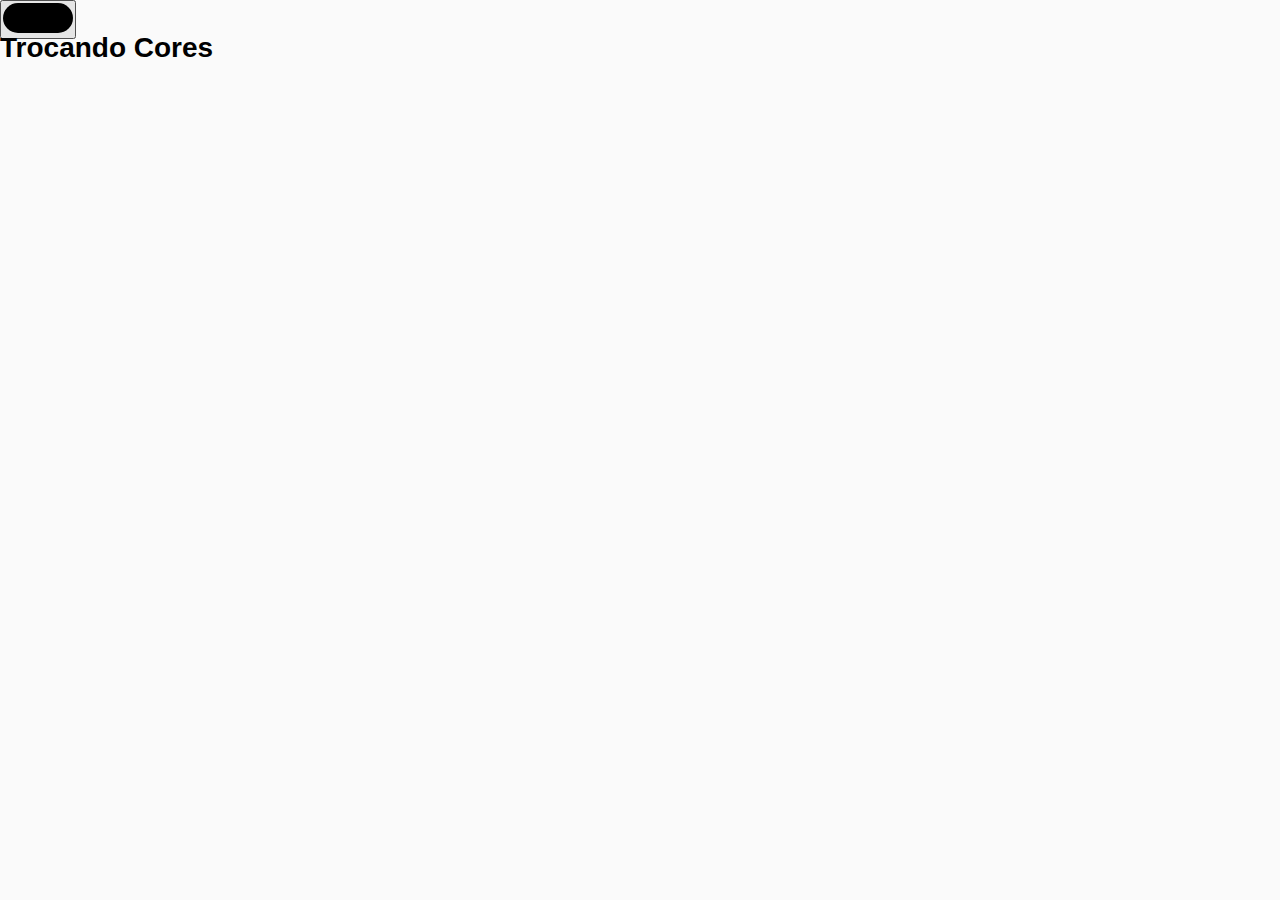
<file: testes/h.html>
<!DOCTYPE html>
<html lang="pt-br">

<head>
    <meta charset="UTF-8">
    <meta name="viewport" content="width=device-width, initial-scale=1.0">
    <link rel="stylesheet" href="/style/style.css">
    <title>TheusGram</title>
</head>

<body>
    <button id="theme-toggle" aria-label="Alternar tema">
        <svg width="72" height="32" viewBox="0 0 72 32" xmlns="http://www.w3.org/2000/svg">
            <!-- Trilho -->
            <rect id="toggle-bg" x="1" y="1" width="70" height="30" rx="15" fill="var(--toggle-bg)" />

            <!-- Bolinha -->
            <g id="toggle-knob" transform="translate(2 2)">
                <circle cx="14" cy="14" r="14" fill="var(--knob)" />

                <!-- SOL -->
                <g id="icon-sun" transform="translate(14 14)" stroke="var(--icon)" stroke-width="1.4" fill="none"
                    stroke-linecap="round">
                    <!-- círculo central -->
                    <circle cx="0" cy="0" r="4" />

                    <!-- raios principais -->
                    <line x1="0" y1="-7" x2="0" y2="-11" />
                    <line x1="0" y1="7" x2="0" y2="11" />
                    <line x1="-7" y1="0" x2="-11" y2="0" />
                    <line x1="7" y1="0" x2="11" y2="0" />

                    <!-- raios diagonais -->
                    <line x1="-5" y1="-5" x2="-8" y2="-8" />
                    <line x1="5" y1="-5" x2="8" y2="-8" />
                    <line x1="-5" y1="5" x2="-8" y2="8" />
                    <line x1="5" y1="5" x2="8" y2="8" />
                </g>

                <!-- LUA -->
                <g id="icon-moon" transform="translate(14 14)" fill="var(--icon)" opacity="0">
                    <path d="M6 0
             A6 6 0 1 1
             0 -6
             A4.5 4.5 0 0 0
             6 0Z" />
                </g>
            </g>
        </svg>
    </button>



    <h1>Trocando Cores</h1>

</body>



<script>
    const toggle = document.getElementById("theme-toggle");
    const body = document.body;

    toggle.addEventListener("click", () => {
        body.classList.toggle("dark");
    });
</script>


</html>
</file>
<file: style/style.css>
* {
    box-sizing: border-box;
    margin: 0;
    padding: 0;
}

:root {
    --page-bg: #FAFAFA;
    --link-color: #3c96ed;


    /*login*/
    --login-bg: #FFFFFF;
}

.dark {
    --page-bg: #ebebeb;
    --link-color: #76b9f8;

}

a {
    color: var(--link-color);
    text-decoration: none;
}

body {
    background: var(--page-bg);
    height: 100%;
    width: 100%;
    margin: 0;
    padding: 0;
    font-family: Arial, Helvetica, sans-serif;
    font-size: 14px;
    line-height: 18px;
}


#wrapper {
    height: 100vh;


}

#container {
    margin: 0 auto;
    min-height: 100%;
    width: 800px;
    display: flex;
    align-items: center;

}

#container_cadastrar {
    margin: auto;
    height: 100%;
    width: 1000px;
    display: flex;
    align-items: center;
    justify-content: center;

}

.column {
    flex-grow: 1;
    width: 50%;
}




.left {
    background-image: url("/assets/main-foto.png");
    background-size: 450px;
    background-repeat: no-repeat;
    background-position: center;
    height: 600px;

    margin-bottom: 10px;
}

.right {
    padding-left: 20px;
}

.login {

    background-color: var(--login-bg);
    border: 1px solid #e6e6e6;
    padding: 10px 0;
    text-align: center;

}

.cadastrar_login {
    padding-left: 300px;
    display: flex;
    flex-direction: column;
    position: relative;
    height: 442px;
    width: 380px;
    align-items: center;
    background-color: var(--login-bg);
    padding: 20px 0;
    border: 1px solid #e6e6e6;
    padding: 10px 0;
}



.texto_cadastrar {
    max-width: 55%;
    color: #858585;
    font-size: 15px;
    font-weight: bold;
    margin-bottom: 10px;
}




.login .inputs {
    display: flex;
    flex-direction: column;
    align-items: center;
    justify-content: center;




}

.login img {
    width: 175px;
}

input[type="password"],
input[type="text"],
input[type="email"] {
    background-color: #FFFFFF;
    border: 1px solid rgb(236, 234, 234);
    width: 320px;
    height: 40px;
    margin-top: 10px;
    padding: 10px;
    border-radius: 4px;
    color: #000000;
}

input[type="password"]::placeholder,
input[type="text"]::placeholder,
input[type="email"]::placeholder {
    color: rgb(165, 164, 164);
}

input[type="password"]:focus,
input[type="text"]:focus,
input[type="email"]:focus {
    outline: 0;
    border: 1px solid #a1a1a1;
}

input[type="submit"] {
    width: 320px;
    height: 30px;
    margin-top: 10px;
    border: 0;
    background-color: var(--link-color);
    border-radius: 4px;
    color: #FFFFFF;
    font-size: 16px;
    font-weight: bold;
    margin-bottom: 10px;
    cursor: pointer;

}

.info_box {
    background-color: var(--login-bg);
    border: 1px solid #e6e6e6;
    display: flex;
    justify-content: center;
    align-items: center;
    margin: 10px auto 0;
    height: 60px;



}

.info_box p a {
    font-weight: bold;
    user-select: none;
}

.info_box p {

    user-select: none;
}


.get-app-panel {


    margin: 20px auto 0;
    text-align: center;

}

.app-buttons {
    display: flex;
    flex-direction: row;
    justify-content: center;
    align-items: center;
    margin-top: 15px;


}

.app-buttons img {
    height: 40px;
    padding: 0 4px;
}


footer {
    text-align: center;
    height: 50px;
    margin-top: -25px;

    text-align: center;

}

.footer-cadastro {
    height: 20px;
}

footer a {
    color: #000000;
    text-transform: uppercase;
    font-weight: bold;
    margin-right: 8px;



}

.text-small {
    font-size: 12px;
    font-weight: bold;
    color: grey;
    padding-left: 20px;
    display: inline-block;

}


/*cadastrar*/

.divisao {
    display: flex;
    justify-content: center;
    align-items: center;
    margin: 0 0;
    color: #8e8e88;
    gap: 10px;
    width: 320px;
}

.divisao::before,
.divisao::after {
    content: "";
    flex: 1;
    height: 1px;
    background-color: #e6e6e6;

}


.divider span {
    padding: 0 12px;
    font-size: 14px;
    font-weight: 500;

}



/*responsividade*/
@media (max-width:850px) {
    .left {
        display: none;
    }

    #container {
        width: 70%;
    }

    #container_cadastrar {
        width: 70%;
    }

    .right {
        padding-left: 0;
    }

}

@media (max-width:560px) {
    #container {
        width: 90%;
    }

    #container_cadastrar {
        width: 90%;
    }

    input[type="email"],
    input[type="password"],
    input[type="text"] {
        width: 300px;
    }

    input[type="submit"] {
        width: 300px;

    }

    .cta-button {
        width: 85%;
    }

    .message {
        margin: 10px 25px;
    }
}
</file>
<file: style/feed.css>
* {
    box-sizing: border-box;
    margin: 0;
    padding: 0;
    user-select: none;
}

html {
    scroll-behavior: smooth;
}

:root {
    --page-bg: #FAFAFA;
    --link-color: rgba(12, 16, 20, 1);


    /*login*/
    --login-bg: #FFFFFF;
}

.dark {
    --page-bg: #ebebeb;
    --link-color: #76b9f8;

}

a {
    color: var(--link-color);
    text-decoration: none;
    font-weight: 600;
}

body {
    background: var(--page-bg);
    height: 100%;
    width: 100%;
    margin: 0;
    padding: 0;
    font-family: Arial, Helvetica, sans-serif;
    font-size: 14px;
    line-height: 18px;
    font-family: "Segoe UI", SegoeUI, system-ui, -apple-system, BlinkMacSystemFont, sans-serif;
}

.menu_mobile {
    display: none;


}


.menu {
    display: flex;
    position: fixed;
    flex-direction: column;
    margin-left: 15px;
    padding-top: 25px;
    justify-content: start;
    align-items: start;


}

.middle-menu {
    display: flex;
    flex-direction: column;
    gap: 15px;
    padding-top: 60px;
    justify-content: space-between;
}

.incone-menu {
    display: flex;
    flex-direction: row;
    gap: 10px;
    align-items: center;
    padding: 10px;
    border-radius: 10px;
}

.incone-menu p {
    font-size: 17px;
}

.incone-menu:hover {
    background-color: #F3F3F3;

}

.foto-perfil img {
    width: 10px;
}

.container {
    display: flex;
    flex-direction: column;




}

.container .story {
    display: flex;
    position: relative;
    gap: 15px;
    padding: 4px;
    margin-right: 100px;
    align-items: center;
    justify-content: center;
    padding-top: 20px;



}



.avatar-border {
    width: 90px;
    height: 90px;
    padding: 4px;
    /* espessura da borda */
    border-radius: 50%;

    background: linear-gradient(45deg,
            #feda75,
            #fa7e1e,
            #d62976,
            #962fbf,
            #4f5bd5);

    display: flex;
    align-items: center;
    justify-content: center;
}

.story img {
    border-radius: 50%;
    width: 84px;
    cursor: pointer;
    object-fit: cover;
    background: #000;


}

.feed {
    display: flex;
    flex-direction: column;
    margin-right: 100px;
    margin-top: 50px;
    align-items: center;





}

.information {
    display: flex;
    align-items: center;
    justify-content: space-between;
    gap: 10px;
    width: 496px;

}

.information .collum {
    display: flex;
    flex-direction: row;
    justify-content: center;
    align-items: center;
    gap: 10px;

}

.post-border {
    width: 42px;
    height: 42px;
    padding: 2.4px;
    /* espessura da borda */
    border-radius: 50%;

    background: linear-gradient(45deg,
            #feda75,
            #fa7e1e,
            #d62976,
            #962fbf,
            #4f5bd5);

    display: flex;
    align-items: center;
    justify-content: center;

    cursor: pointer;

}

.post-border img {
    width: 100%;
    height: 100%;
    border-radius: 100%;
    object-fit: cover;
    background: #000;

}

.information a {
    color: rgba(12, 16, 20, 1);
    font-size: 14px;
    font-weight: bold;
}

.information p {
    color: rgb(106,
            113,
            122);
}

.information .pontos {

    cursor: pointer;
}

.feed .post img {
    border-radius: 20px;
    height: 620px;
    margin-top: 10px;
    width: 520px;

}

.reaction {
    display: grid;
    grid-template-columns: 1fr 1fr;
    margin-top: 10px;
    width: 486px;



}

.reaction p {
    font-weight: 600;
    cursor: pointer;
    margin-left: 5px;
    font-size: 15px;
    margin-right: 10px;


}

.reaction .Curtir {
    cursor: pointer;


}

.reaction .incones {
    transition: 1.9s ease;
    cursor: pointer;

}

.reaction .incones:hover {
    transform: scale(1.1);
}

.collum1 {
    display: flex;
    flex-direction: row;
    align-items: center;
    margin-inline-start: 10px;



}

.collum2 {
    margin-inline-start: auto;

}

.about {
    width: 490px;
    margin-inline-start: 10px;
    display: flex;

    margin-top: 10px;

}

.hashtag {
    color: #8450F7;
}




/*RESPONSIVIDADE */

@media (min-width:926px) and (max-width: 1200px) {

    .container .story {
        margin-left: 170px;
    }

    .feed {
        margin-left: 177px;
    }


}

@media (max-width:926px) {
    .middle-menu {
        display: none;
    }

    .menu_mobile {
        display: flex;
        justify-content: space-between;

        width: 100%;

        background-color: var(--page-bg);
        margin-left: 20px;
        padding: 0;
        position: sticky;
        top: 0;
        z-index: 999;
        padding: 10px;

    }

    .menu_mobile .heart {
        margin-right: 25px;
    }


    .container {
        align-items: center;
        justify-content: center;

    }

    .container .story {
        margin: 0;
        align-items: center;
        justify-content: center;
    }

    .feed {
        margin: 0;
        align-items: center;
        justify-content: center;
        margin-top: 40px;
    }

}

@media (max-width:485px) and (min-width:430px) {
    .feed .post img {
        width: 390px;
        height: 500px;
    }

    .information {
        width: 346px;
    }

    .reaction {
        width: 376px;

    }

    .reaction p {

        font-size: 12px;
    }

    .about {
        width: 396px;
    }
}



@media (min-width:480px) and (max-width:620px) {

    .feed {

        align-items: center;
        justify-content: center;
        margin: auto;
        padding: 0;
        margin-top: 50px;

    }

    .feed .post img {
        width: 480px;
    }

    .information {
        width: 396px;
    }

    .reaction {
        width: 396px;
    }

    .about {
        width: 396px;
    }


}



@media (min-width:511px) and (max-width:629px) {
    .avatar-border {
        width: 72px;
        height: 72px;
    }

    .story img {
        width: 67px;
    }
}

@media (min-width:431px) and (max-width:510px) {
    .avatar-border {
        width: 57px;
        height: 57px;
    }

    .story img {
        width: 52px;
    }
}

@media (max-width:430px) {

    .menu_mobile {
        width: 100%;
        display: flex;
        margin: 0;
        align-items: center;





    }

    .container .story {
        overflow: hidden;
        padding-top: 2px;
    }

    .avatar-border {
        width: 52px;

        height: 52px;
        border-radius: 50%;
    }

    .story img {
        width: 47px;
        position: absolute;

    }

    .container .story {
        align-items: center;
        justify-content: center;
        margin: 0;
        width: 100%;
        gap: 10px;
        overflow: hidden;



    }

    .feed {

        align-items: center;
        justify-content: center;
        margin: auto;
        margin-top: 20px;

    }



    .feed .post img {
        width: 340px;
        height: 450px;
    }

    .information {
        width: 320px;

    }

    .reaction {
        width: 346px;


    }

    .reaction p {
        margin-right: 6px;
        margin-left: 4px;
        font-size: 12px;
    }

    .about {
        width: 341px;
    }


    .collum2 {
        margin-inline-start: 130px;

    }


}
</file>
